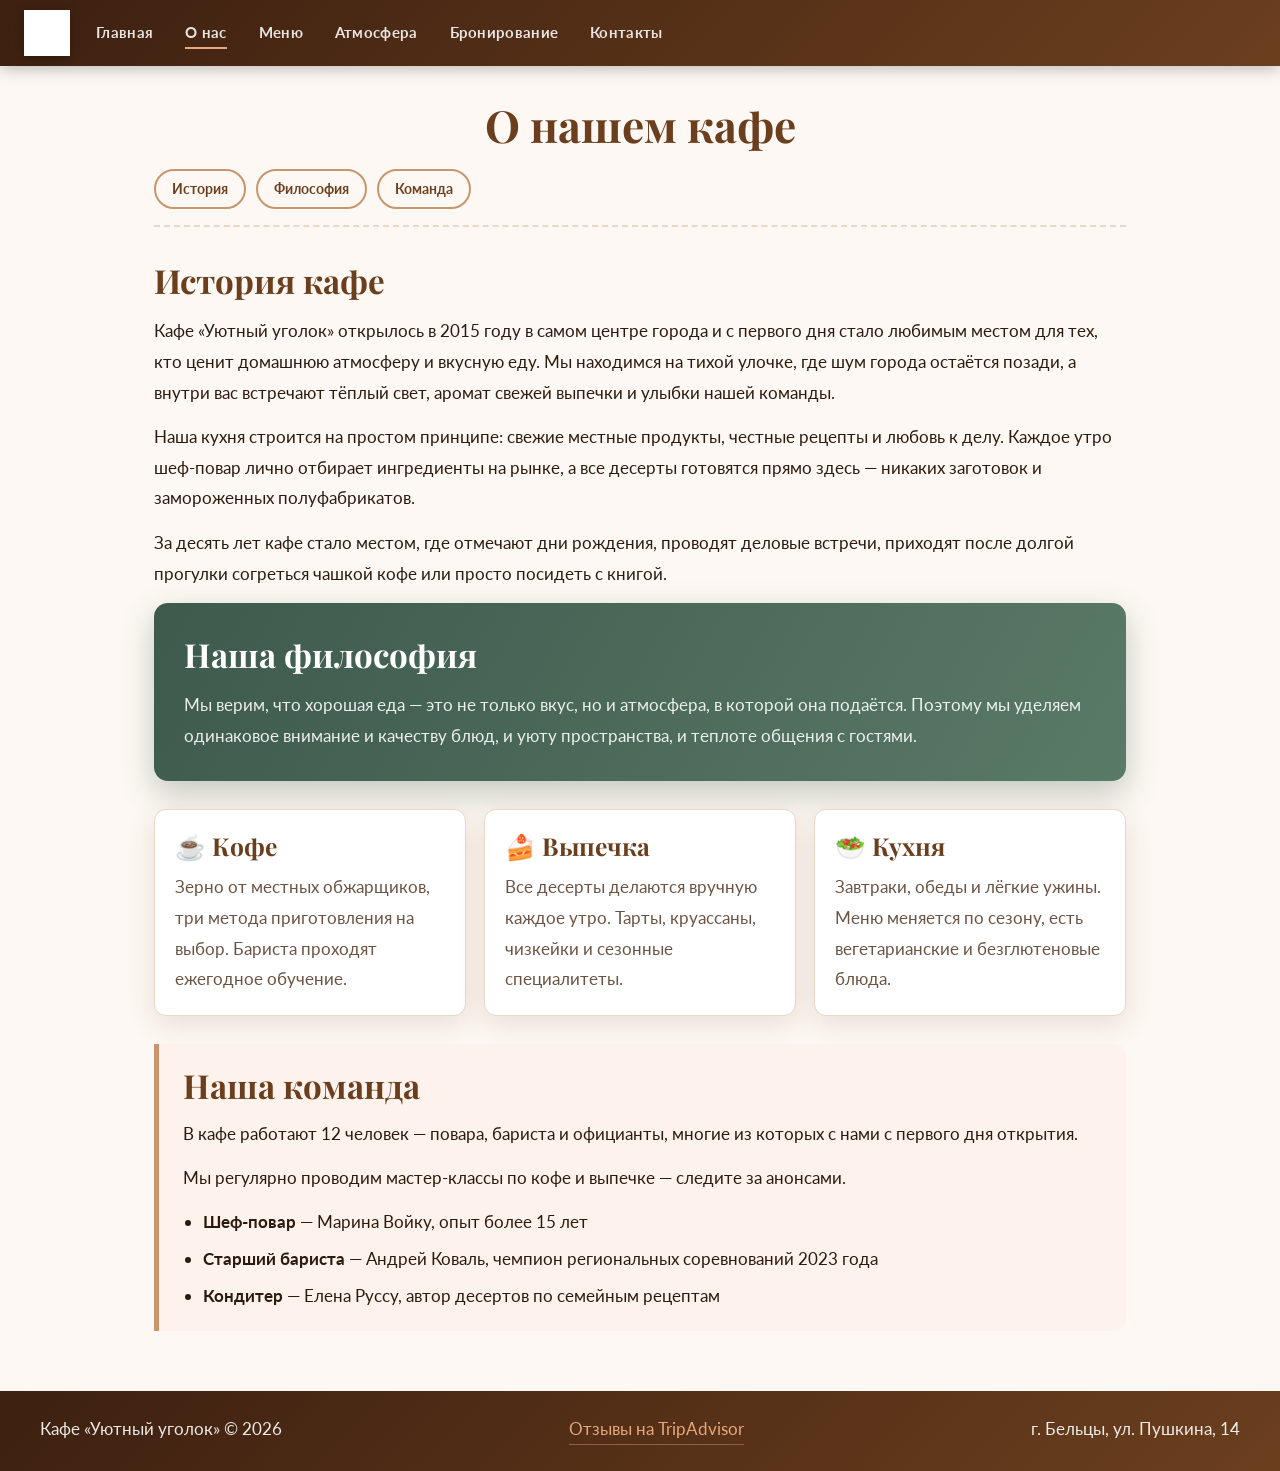
<file: pages/about.html>
<!DOCTYPE html>
<!-- Страница «О нас» -->
<html lang="ru">
<head>
    <meta charset="UTF-8">
    <meta name="viewport" content="width=device-width, initial-scale=1.0">
    <meta name="description" content="О кафе «Уютный уголок» — история, команда, философия">
    <meta name="author" content="Кафе Уютный уголок">

    <link rel="stylesheet" href="../css/style.css">
    <link rel="stylesheet" href="https://cdnjs.cloudflare.com/ajax/libs/font-awesome/6.1.1/css/all.min.css"/>
    <link rel="icon" href="../images/icon.png">

    <title>Кафе «Уютный уголок» — О нас</title>
</head>
<body>

    <header>
        <img class="logo" src="../images/icon.png" alt="Логотип кафе">
        <nav id="main-nav">
            <a href="../index.html">Главная</a>
            <a href="../pages/about.html">О нас</a>
            <a href="../pages/menu.html">Меню</a>
            <a href="../pages/atmosfera.html">Атмосфера</a>
            <a href="../pages/rezerv.html">Бронирование</a>
            <a href="../pages/contacte.html">Контакты</a>
        </nav>
        <i id="hamburger" onclick="mobileMenu()" class="fa-solid fa-bars"></i>
    </header>

    <main>
        <section>
            <h1 class="centered">О нашем кафе</h1>

            <!-- Якорные ссылки -->
            <nav class="anchor-nav" aria-label="Разделы страницы">
                <a href="#history">История</a>
                <a href="#philosophy">Философия</a>
                <a href="#team">Команда</a>
            </nav>

            <article id="history">
                <h2>История кафе</h2>
                <p>
                    Кафе «Уютный уголок» открылось в 2015 году в самом центре города и с первого дня стало любимым местом для тех, кто ценит домашнюю атмосферу и вкусную еду. Мы находимся на тихой улочке, где шум города остаётся позади, а внутри вас встречают тёплый свет, аромат свежей выпечки и улыбки нашей команды.
                </p>
                <p>
                    Наша кухня строится на простом принципе: свежие местные продукты, честные рецепты и любовь к делу. Каждое утро шеф-повар лично отбирает ингредиенты на рынке, а все десерты готовятся прямо здесь — никаких заготовок и замороженных полуфабрикатов.
                </p>
                <p>
                    За десять лет кафе стало местом, где отмечают дни рождения, проводят деловые встречи, приходят после долгой прогулки согреться чашкой кофе или просто посидеть с книгой.
                </p>
            </article>

            <article id="philosophy">
                <div class="more-info-hero">
                    <h2>Наша философия</h2>
                    <p>Мы верим, что хорошая еда — это не только вкус, но и атмосфера, в которой она подаётся. Поэтому мы уделяем одинаковое внимание и качеству блюд, и уюту пространства, и теплоте общения с гостями.</p>
                </div>

                <div class="info-grid">
                    <div class="info-card">
                        <h3>☕ Кофе</h3>
                        <p>Зерно от местных обжарщиков, три метода приготовления на выбор. Бариста проходят ежегодное обучение.</p>
                    </div>
                    <div class="info-card">
                        <h3>🍰 Выпечка</h3>
                        <p>Все десерты делаются вручную каждое утро. Тарты, круассаны, чизкейки и сезонные специалитеты.</p>
                    </div>
                    <div class="info-card">
                        <h3>🥗 Кухня</h3>
                        <p>Завтраки, обеды и лёгкие ужины. Меню меняется по сезону, есть вегетарианские и безглютеновые блюда.</p>
                    </div>
                </div>
            </article>

            <article id="team">
                <div class="info-block">
                    <h2>Наша команда</h2>
                    <p>В кафе работают 12 человек — повара, бариста и официанты, многие из которых с нами с первого дня открытия.</p>
                    <p>Мы регулярно проводим мастер-классы по кофе и выпечке — следите за анонсами.</p>
                    <ul class="info-list">
                        <li><strong>Шеф-повар</strong> — Марина Войку, опыт более 15 лет</li>
                        <li><strong>Старший бариста</strong> — Андрей Коваль, чемпион региональных соревнований 2023 года</li>
                        <li><strong>Кондитер</strong> — Елена Руссу, автор десертов по семейным рецептам</li>
                    </ul>
                </div>
            </article>

        </section>
    </main>

    <footer>
        <div class="footer-inner">
            <span>Кафе «Уютный уголок» © 2026</span>
            <a href="https://tripadvisor.com" target="_blank" rel="noopener">Отзывы на TripAdvisor</a>
            <span>г. Бельцы, ул. Пушкина, 14</span>
        </div>
    </footer>

    <script src="../js/script.js"></script>
</body>
</html>
</file>
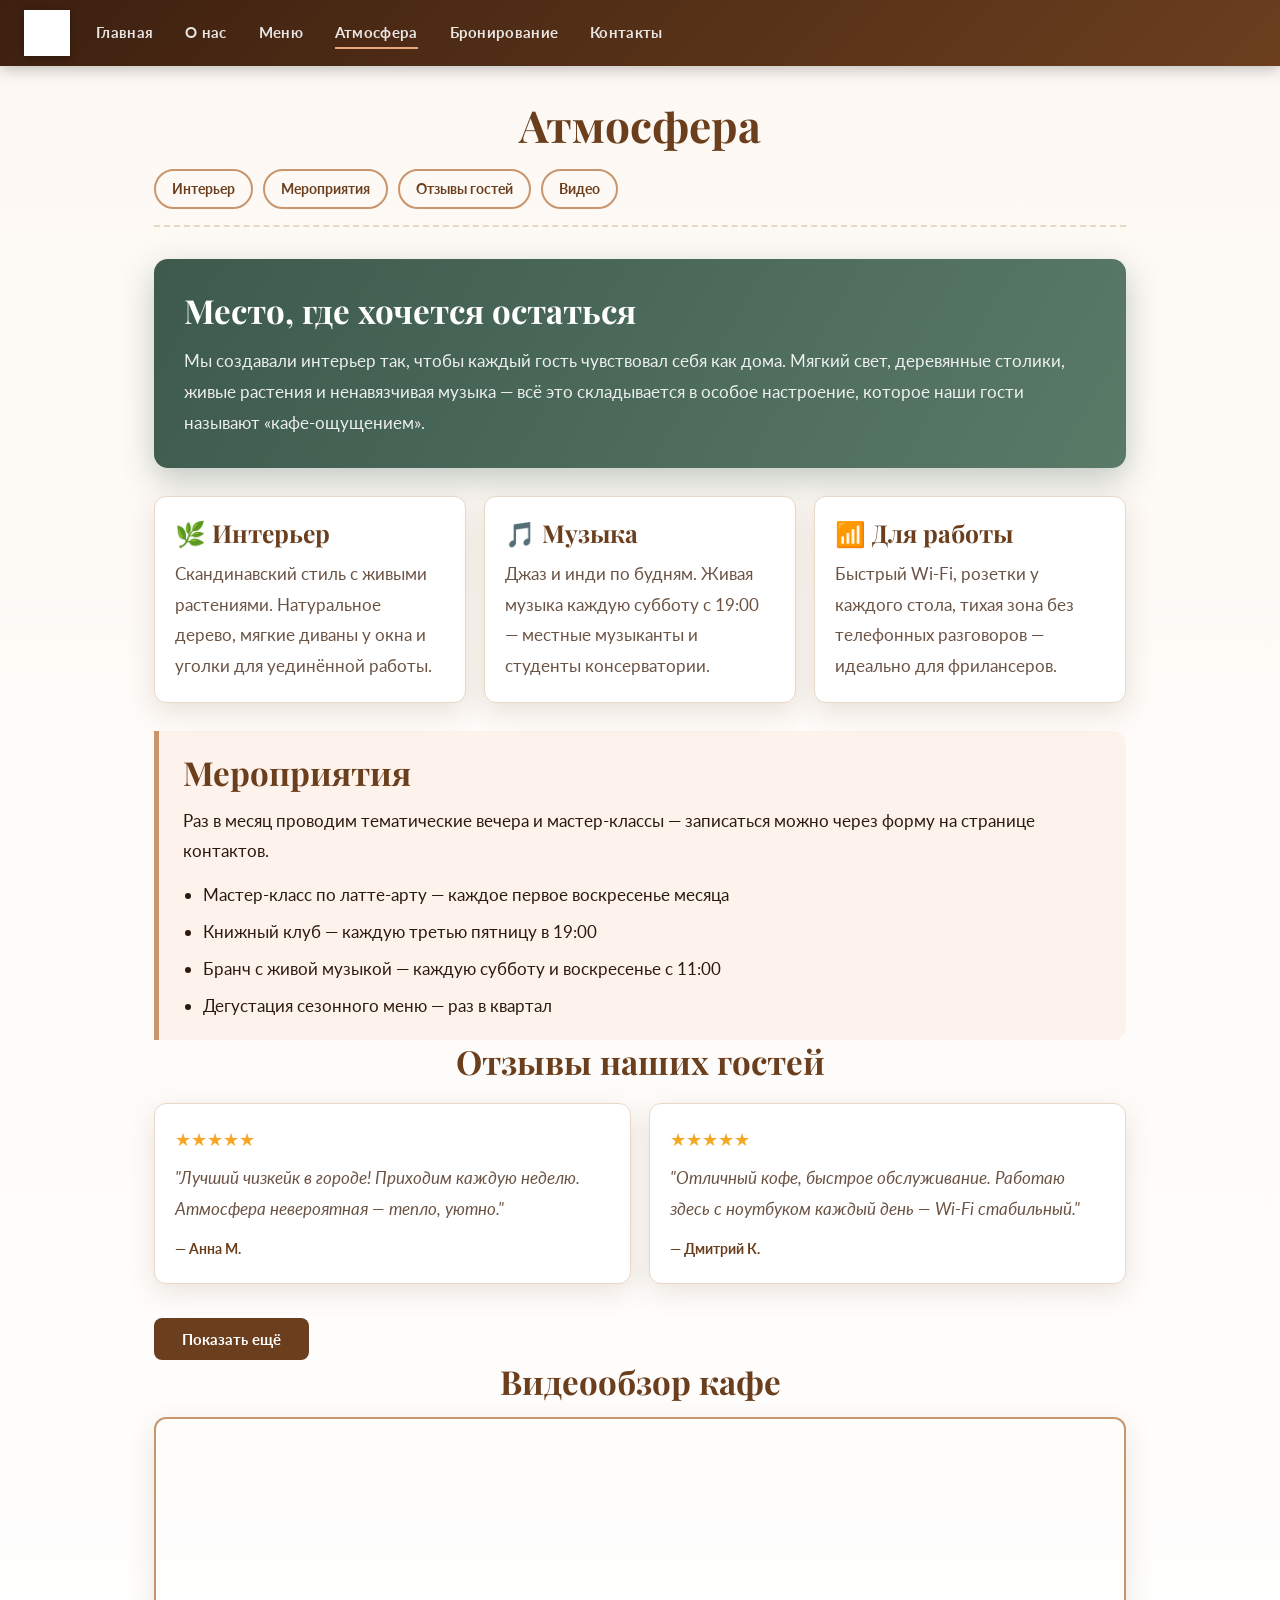
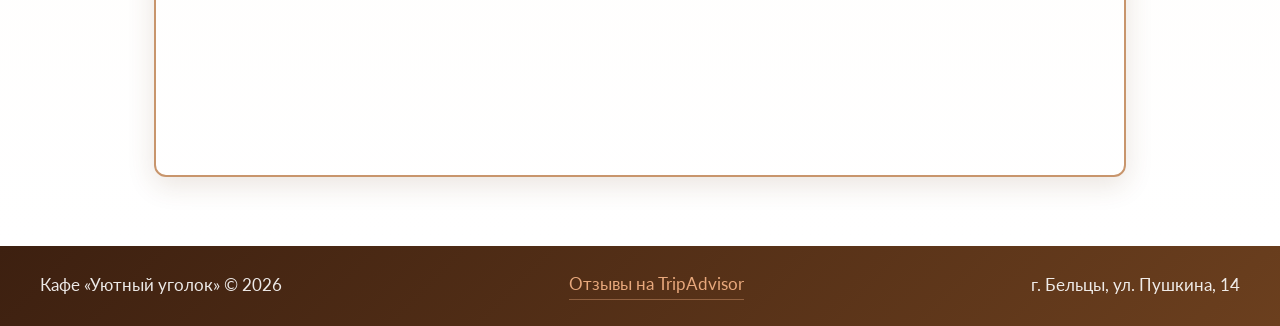
<file: pages/atmosfera.html>
<!DOCTYPE html>
<!-- Страница «Атмосфера» -->
<html lang="ru">
<head>
    <meta charset="UTF-8">
    <meta name="viewport" content="width=device-width, initial-scale=1.0">
    <meta name="description" content="Атмосфера кафе «Уютный уголок» — интерьер, музыка, мероприятия">
    <meta name="author" content="Кафе Уютный уголок">

    <link rel="stylesheet" href="../css/style.css">
    <link rel="stylesheet" href="https://cdnjs.cloudflare.com/ajax/libs/font-awesome/6.1.1/css/all.min.css"/>
    <link rel="icon" href="../images/icon.png">

    <title>Кафе «Уютный уголок» — Атмосфера</title>
</head>
<body>

    <header>
        <img class="logo" src="../images/icon.png" alt="Логотип кафе">
        <nav id="main-nav">
            <a href="../index.html">Главная</a>
            <a href="../pages/about.html">О нас</a>
            <a href="../pages/menu.html">Меню</a>
            <a href="../pages/atmosfera.html">Атмосфера</a>
            <a href="../pages/rezerv.html">Бронирование</a>
            <a href="../pages/contacte.html">Контакты</a>
        </nav>
        <i id="hamburger" onclick="mobileMenu()" class="fa-solid fa-bars"></i>
    </header>

    <main>
        <section class="more-info">
            <h1 class="centered">Атмосфера</h1>

            <!-- Якорная навигация -->
            <nav class="anchor-nav" aria-label="Разделы страницы">
                <a href="#interior">Интерьер</a>
                <a href="#events">Мероприятия</a>
                <a href="#reviews">Отзывы гостей</a>
                <a href="#video-atm">Видео</a>
            </nav>

            <div id="interior">
                <div class="more-info-hero">
                    <h2>Место, где хочется остаться</h2>
                    <p>Мы создавали интерьер так, чтобы каждый гость чувствовал себя как дома. Мягкий свет, деревянные столики, живые растения и ненавязчивая музыка — всё это складывается в особое настроение, которое наши гости называют «кафе-ощущением».</p>
                </div>

                <div class="info-grid">
                    <div class="info-card">
                        <h3>🌿 Интерьер</h3>
                        <p>Скандинавский стиль с живыми растениями. Натуральное дерево, мягкие диваны у окна и уголки для уединённой работы.</p>
                    </div>
                    <div class="info-card">
                        <h3>🎵 Музыка</h3>
                        <p>Джаз и инди по будням. Живая музыка каждую субботу с 19:00 — местные музыканты и студенты консерватории.</p>
                    </div>
                    <div class="info-card">
                        <h3>📶 Для работы</h3>
                        <p>Быстрый Wi-Fi, розетки у каждого стола, тихая зона без телефонных разговоров — идеально для фрилансеров.</p>
                    </div>
                </div>
            </div>

            <article id="events" class="info-block">
                <h2>Мероприятия</h2>
                <p>Раз в месяц проводим тематические вечера и мастер-классы — записаться можно через форму на странице контактов.</p>
                <ul class="info-list">
                    <li>Мастер-класс по латте-арту — каждое первое воскресенье месяца</li>
                    <li>Книжный клуб — каждую третью пятницу в 19:00</li>
                    <li>Бранч с живой музыкой — каждую субботу и воскресенье с 11:00</li>
                    <li>Дегустация сезонного меню — раз в квартал</li>
                </ul>
            </article>

            <!-- Динамические отзывы гостей -->
            <article id="reviews">
                <h2 class="centered">Отзывы наших гостей</h2>
                <div id="reviews-container"></div>
                <button class="btn-main" onclick="loadMoreReviews()" id="load-more-btn">Показать ещё</button>
            </article>

            <article id="video-atm">
                <h2 class="centered">Видеообзор кафе</h2>
                <iframe class="vframe"
                    src="https://www.youtube.com/embed/dQw4w9WgXcQ"
                    title="Видеообзор кафе Уютный уголок"
                    frameborder="0"
                    allow="accelerometer; autoplay; clipboard-write; encrypted-media; gyroscope; picture-in-picture; web-share"
                    referrerpolicy="strict-origin-when-cross-origin" allowfullscreen></iframe>
            </article>

        </section>
    </main>

    <footer>
        <div class="footer-inner">
            <span>Кафе «Уютный уголок» © 2026</span>
            <a href="https://tripadvisor.com" target="_blank" rel="noopener">Отзывы на TripAdvisor</a>
            <span>г. Бельцы, ул. Пушкина, 14</span>
        </div>
    </footer>

    <script src="../js/script.js"></script>
</body>
</html>
</file>
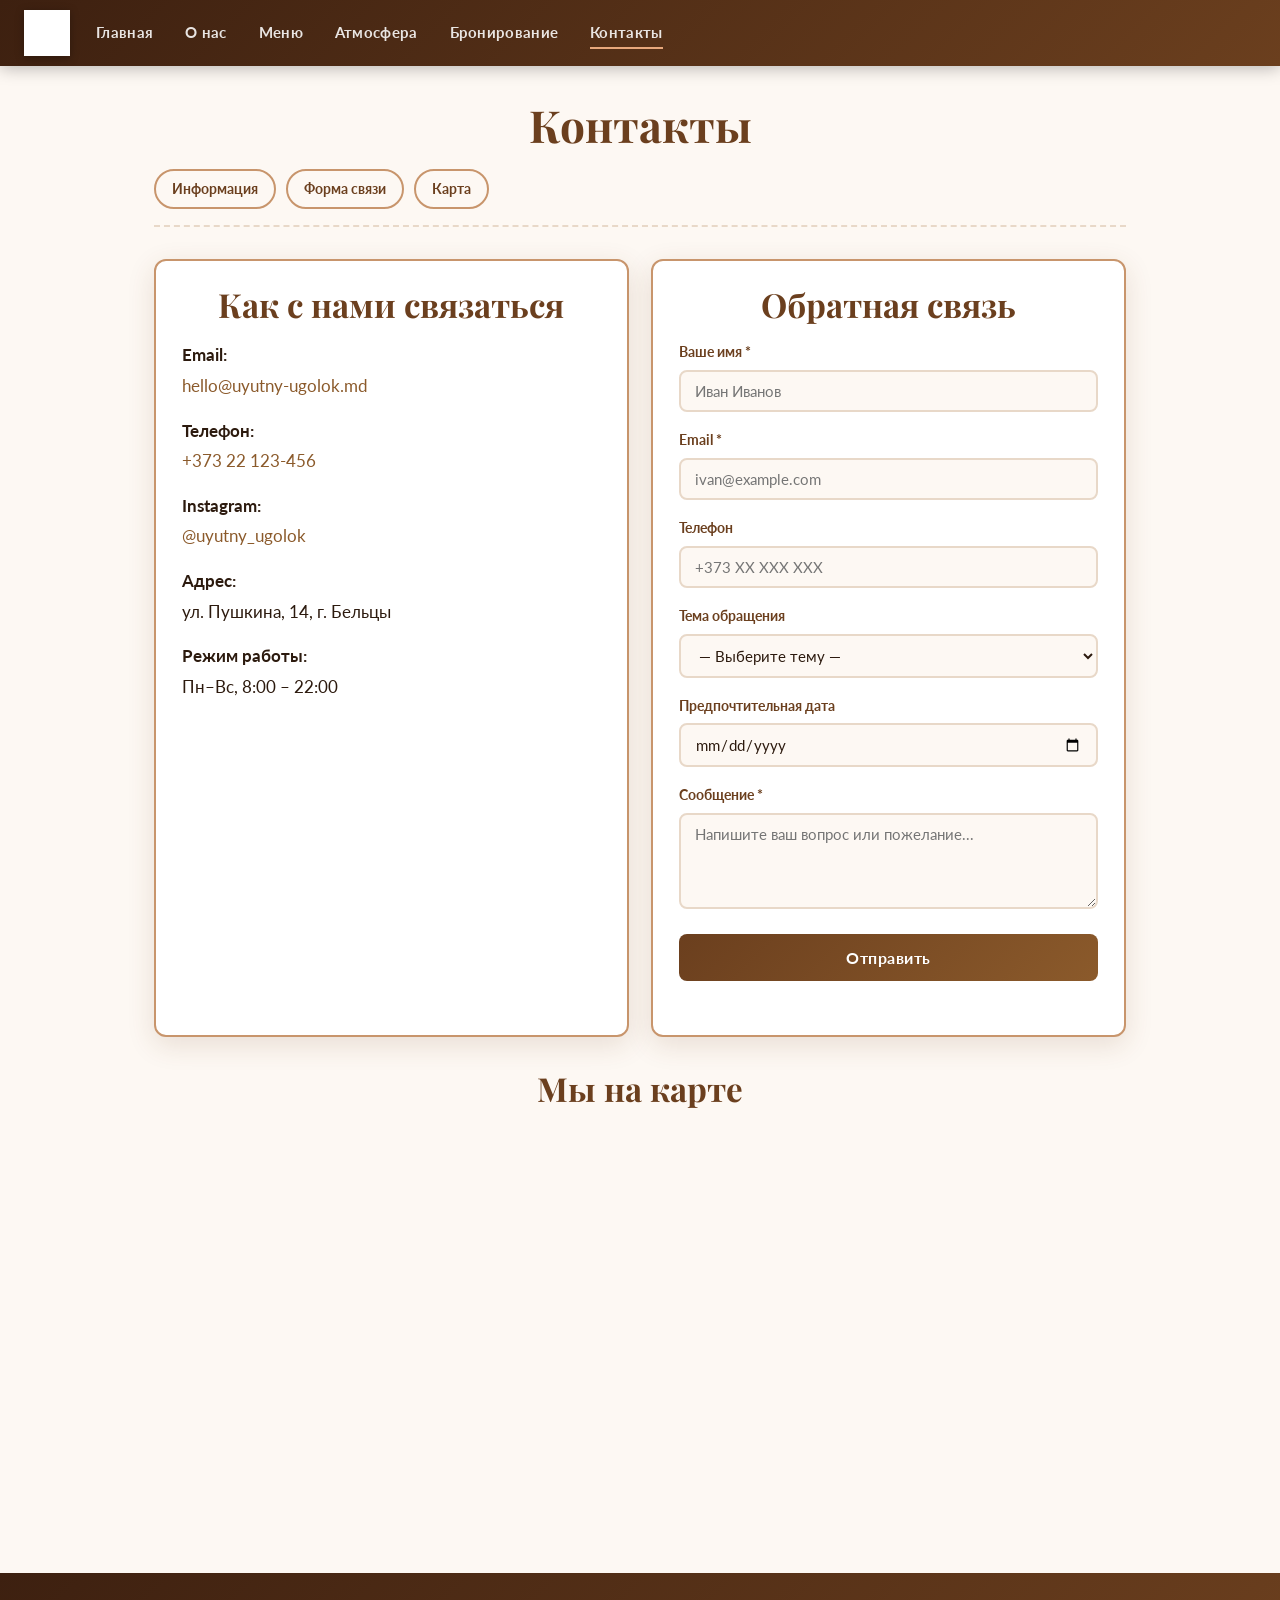
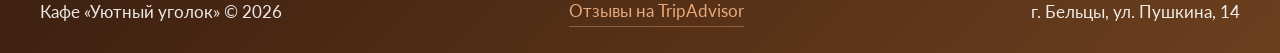
<file: pages/contacte.html>
<!DOCTYPE html>
<!-- Страница контактов — форма с 4+ полями ввода -->
<html lang="ru">
<head>
    <meta charset="UTF-8">
    <meta name="viewport" content="width=device-width, initial-scale=1.0">
    <meta name="description" content="Контакты кафе «Уютный уголок» — адрес, телефон, форма обратной связи">
    <meta name="author" content="Кафе Уютный уголок">

    <link rel="stylesheet" href="../css/style.css">
    <link rel="stylesheet" href="https://cdnjs.cloudflare.com/ajax/libs/font-awesome/6.1.1/css/all.min.css"/>
    <link rel="icon" href="../images/icon.png">

    <title>Кафе «Уютный уголок» — Контакты</title>
</head>
<body>

    <header>
        <img class="logo" src="../images/icon.png" alt="Логотип кафе">
        <nav id="main-nav">
            <a href="../index.html">Главная</a>
            <a href="../pages/about.html">О нас</a>
            <a href="../pages/menu.html">Меню</a>
            <a href="../pages/atmosfera.html">Атмосфера</a>
            <a href="../pages/rezerv.html">Бронирование</a>
            <a href="../pages/contacte.html">Контакты</a>
        </nav>
        <i id="hamburger" onclick="mobileMenu()" class="fa-solid fa-bars"></i>
    </header>

    <main>
        <section>
            <h1 class="centered">Контакты</h1>

            <!-- Якорная навигация -->
            <nav class="anchor-nav" aria-label="Разделы страницы">
                <a href="#info">Информация</a>
                <a href="#feedback">Форма связи</a>
                <a href="#map">Карта</a>
            </nav>

            <div class="row">
                <!-- Контактная информация -->
                <div class="col-50" id="info">
                    <div class="contacte">
                        <h2 class="centered">Как с нами связаться</h2>

                        <p><strong>Email:</strong><br>
                        <a href="mailto:hello@uyutny-ugolok.md">hello@uyutny-ugolok.md</a></p>

                        <p><strong>Телефон:</strong><br>
                        <a href="tel:+37322123456">+373 22 123-456</a></p>

                        <p><strong>Instagram:</strong><br>
                        <!-- Внешняя ссылка -->
                        <a href="https://instagram.com" target="_blank" rel="noopener">@uyutny_ugolok</a></p>

                        <p><strong>Адрес:</strong><br>
                        ул. Пушкина, 14, г. Бельцы</p>

                        <p><strong>Режим работы:</strong><br>
                        Пн–Вс, 8:00 – 22:00</p>
                    </div>
                </div>

                <!-- Форма с 4+ разными полями ввода -->
                <div class="col-50" id="feedback">
                    <div class="cform">
                        <h2 class="centered">Обратная связь</h2>

                        <div class="form-group">
                            <label for="fname">Ваше имя *</label>
                            <!-- Поле 1: text -->
                            <input type="text" id="fname" name="name" placeholder="Иван Иванов" required>
                        </div>

                        <div class="form-group">
                            <label for="femail">Email *</label>
                            <!-- Поле 2: email -->
                            <input type="email" id="femail" name="email" placeholder="ivan@example.com" required>
                        </div>

                        <div class="form-group">
                            <label for="fphone">Телефон</label>
                            <!-- Поле 3: tel -->
                            <input type="tel" id="fphone" name="phone" placeholder="+373 XX XXX XXX">
                        </div>

                        <div class="form-group">
                            <label for="ftype">Тема обращения</label>
                            <!-- Поле 4: select -->
                            <select id="ftype" name="type">
                                <option value="">— Выберите тему —</option>
                                <option value="reservation">Бронирование стола</option>
                                <option value="order">Заказ торта</option>
                                <option value="event">Мероприятие</option>
                                <option value="feedback">Отзыв</option>
                                <option value="other">Другое</option>
                            </select>
                        </div>

                        <div class="form-group">
                            <label for="fdate">Предпочтительная дата</label>
                            <!-- Поле 5: date -->
                            <input type="date" id="fdate" name="date">
                        </div>

                        <div class="form-group">
                            <label for="fmessage">Сообщение *</label>
                            <!-- Поле 6: textarea -->
                            <textarea id="fmessage" name="message" rows="4" placeholder="Напишите ваш вопрос или пожелание..." required></textarea>
                        </div>

                        <button type="button" class="btn-submit" onclick="submitForm()">Отправить</button>
                        <div id="form-msg" class="form-feedback" aria-live="polite"></div>
                    </div>
                </div>
            </div>

            <!-- Карта -->
            <div id="map" style="margin-top:30px;">
                <h2 class="centered">Мы на карте</h2>
                <iframe class="harta"
                    src="https://www.google.com/maps/embed?pb=!1m18!1m12!1m3!1d42907.97107232485!2d27.860093747606285!3d47.76693839751698!2m3!1f0!2f0!3f0!3m2!1i1024!2i768!4f13.1!3m3!1m2!1s0x40cb673a731f2613%3A0x75ffb7a54ede02d9!2z0JHQtdC70YzRhtGLLCDQnNC-0LvQtNC-0LLQsA!5e0!3m2!1sru!2s!4v1774688675212!5m2!1sru!2s"
                    title="Карта расположения кафе"
                    style="border:0;" allowfullscreen="" loading="lazy"
                    referrerpolicy="no-referrer-when-downgrade"></iframe>
            </div>

        </section>
    </main>

    <footer>
        <div class="footer-inner">
            <span>Кафе «Уютный уголок» © 2026</span>
            <a href="https://tripadvisor.com" target="_blank" rel="noopener">Отзывы на TripAdvisor</a>
            <span>г. Бельцы, ул. Пушкина, 14</span>
        </div>
    </footer>

    <script src="../js/script.js"></script>
</body>
</html>
</file>
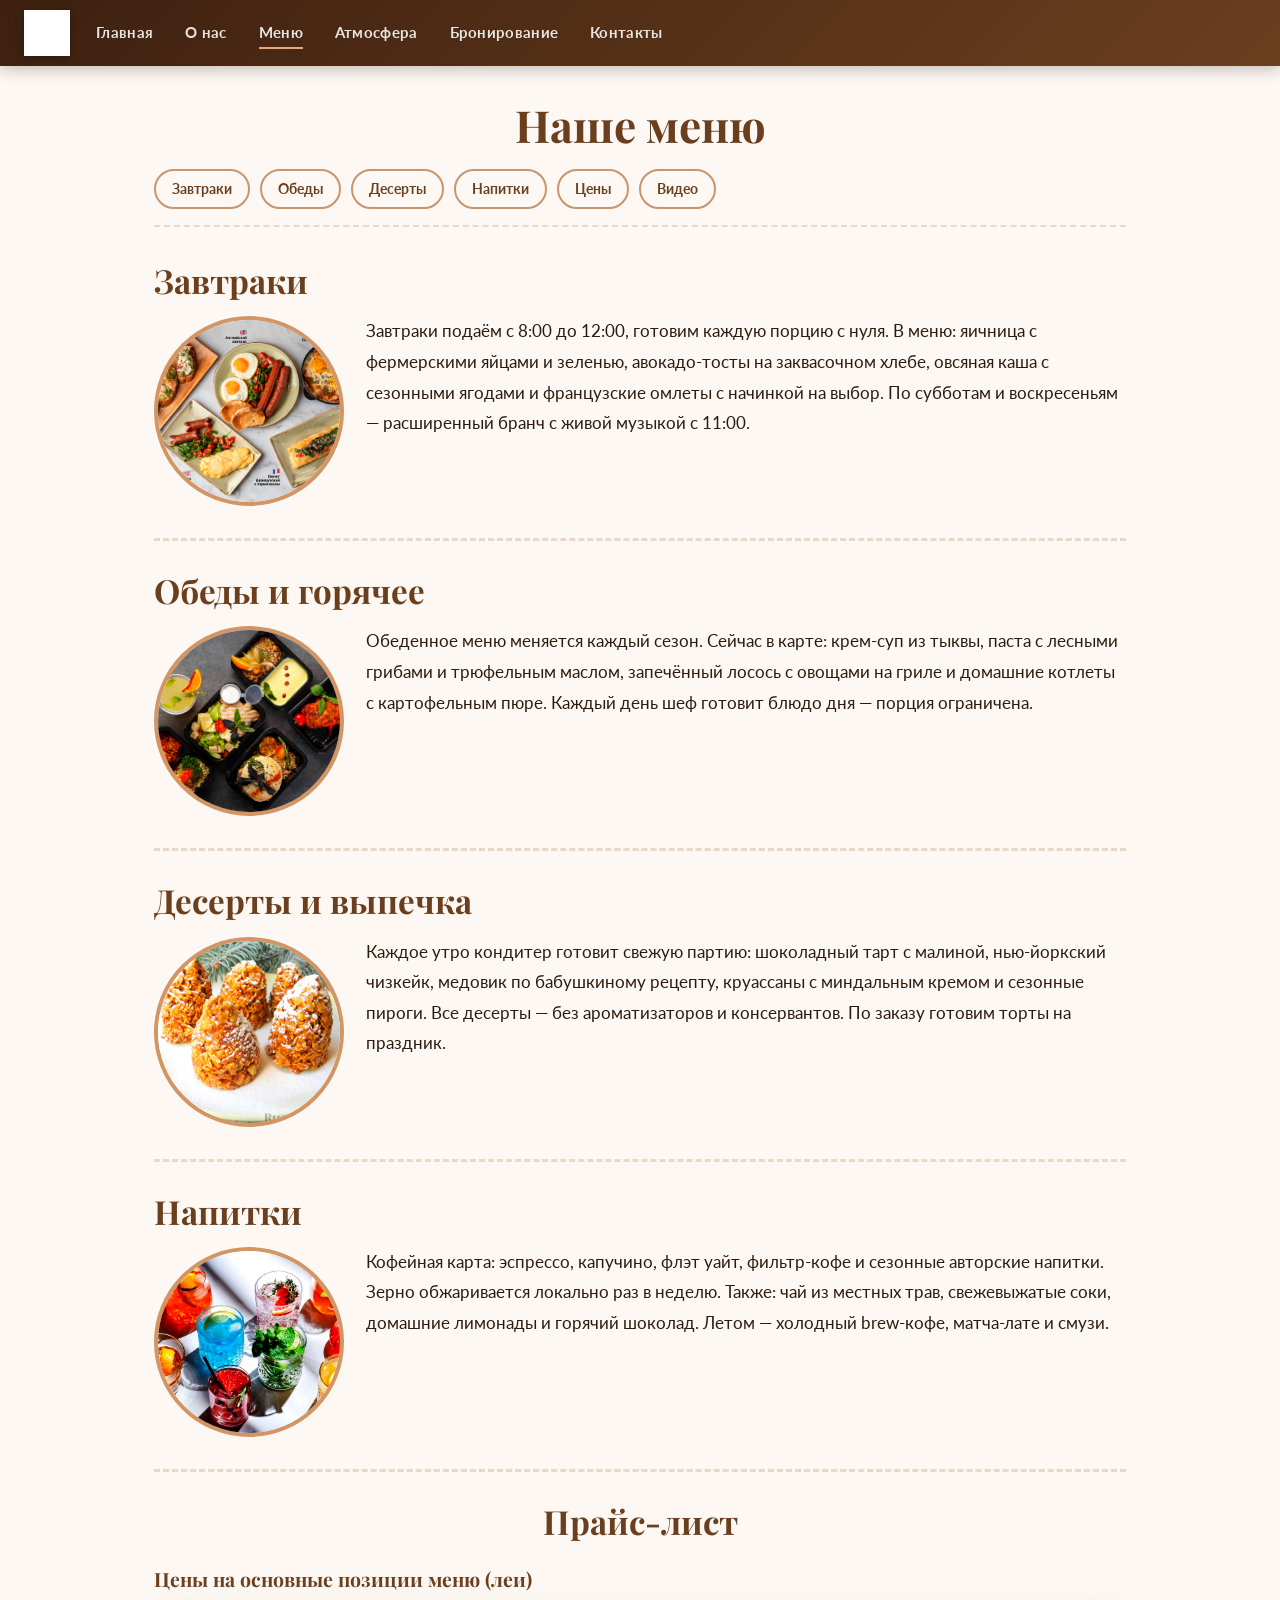
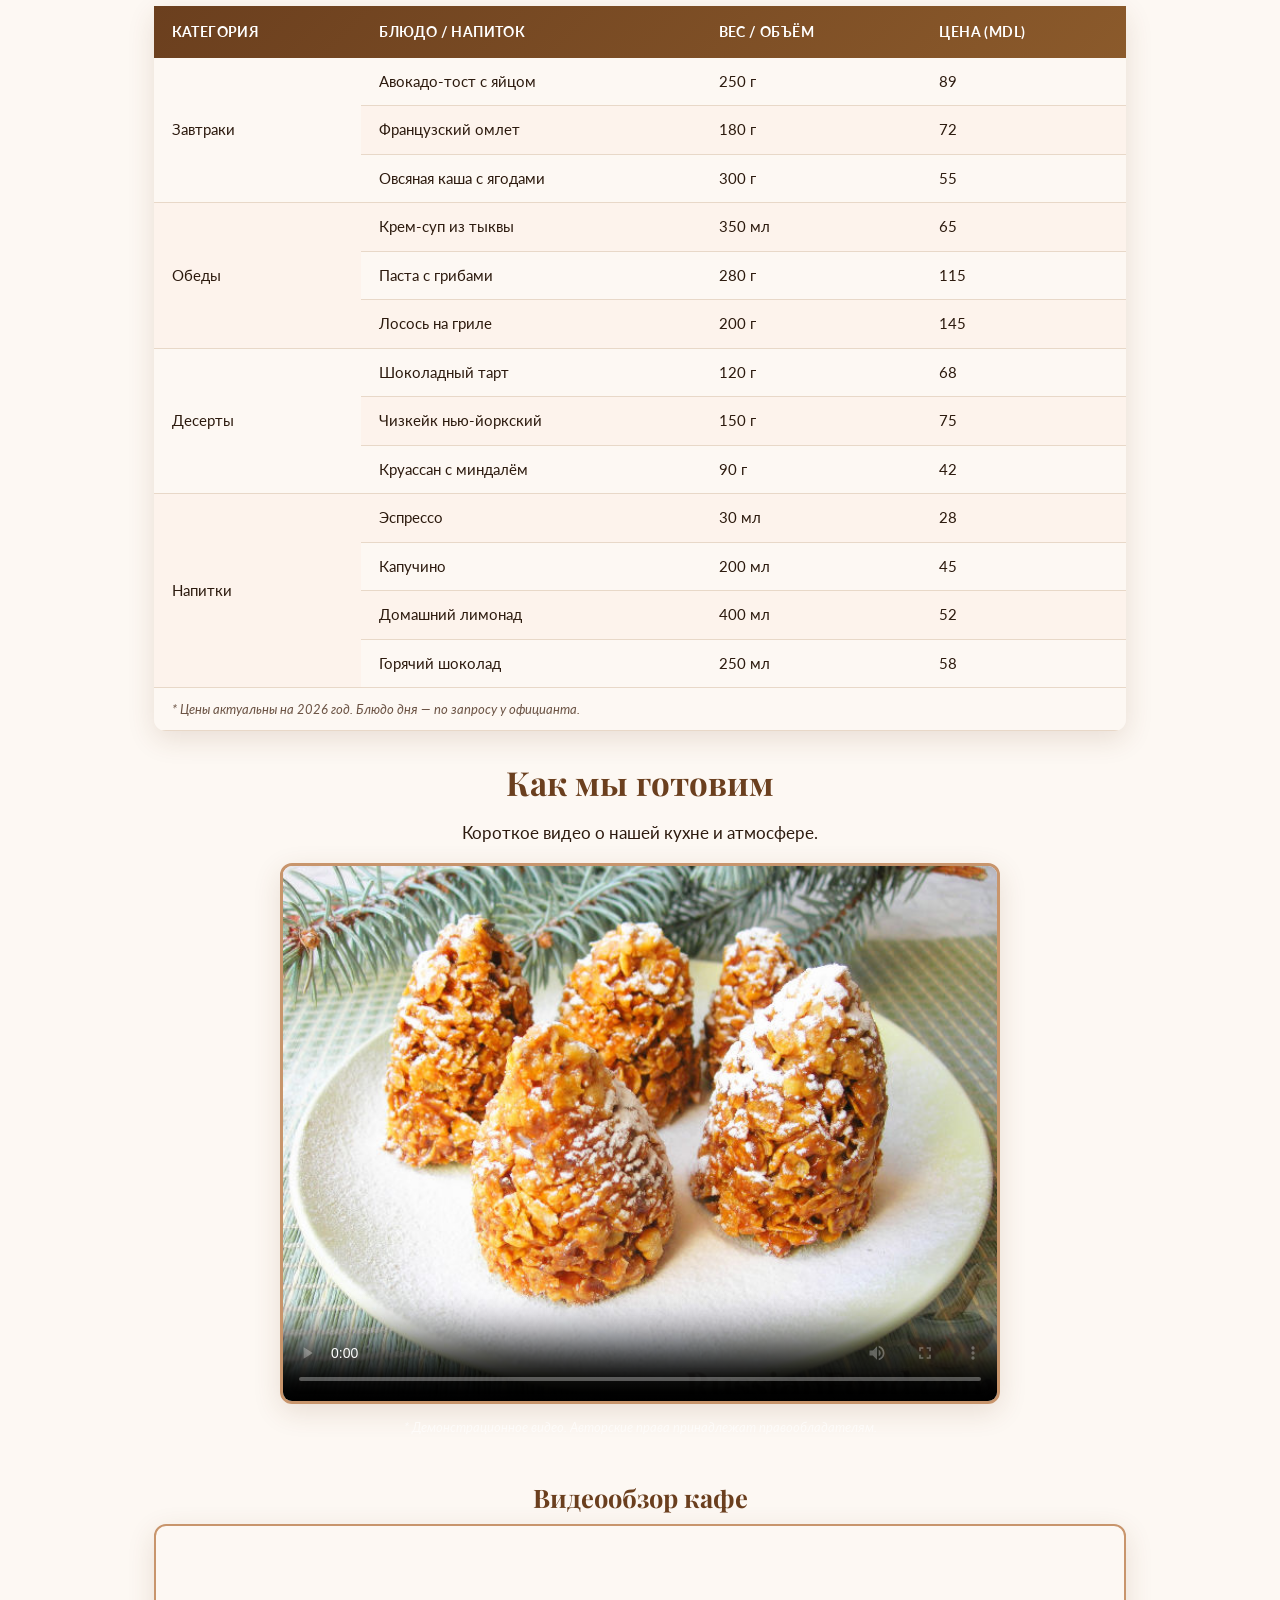
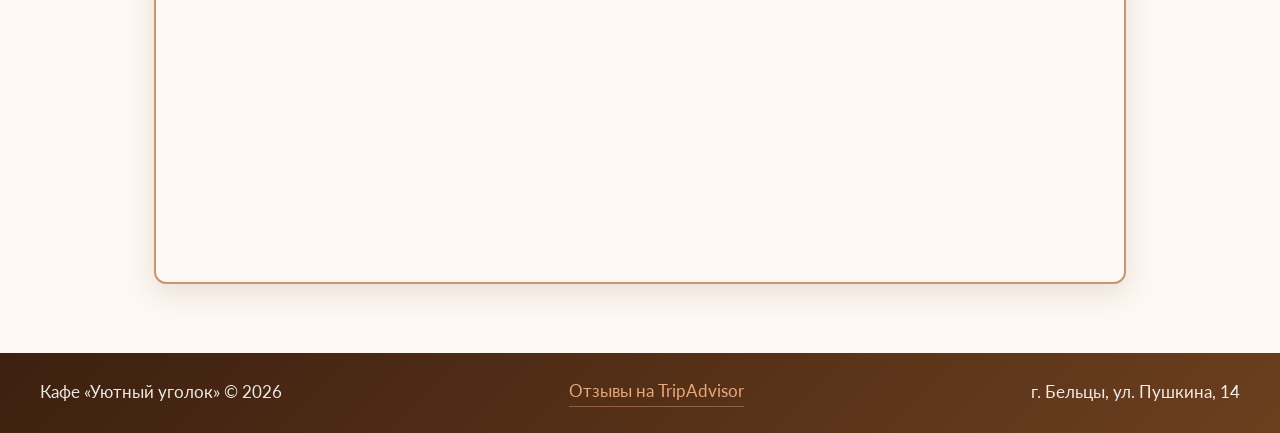
<file: pages/menu.html>
<!DOCTYPE html>
<!-- Страница меню кафе — содержит таблицу цен и видео -->
<html lang="ru">
<head>
    <meta charset="UTF-8">
    <meta name="viewport" content="width=device-width, initial-scale=1.0">
    <meta name="description" content="Меню кафе «Уютный уголок» — завтраки, обеды, десерты, напитки">
    <meta name="author" content="Кафе Уютный уголок">

    <link rel="stylesheet" href="../css/style.css">
    <link rel="stylesheet" href="https://cdnjs.cloudflare.com/ajax/libs/font-awesome/6.1.1/css/all.min.css"/>
    <link rel="icon" href="../images/icon.png">

    <title>Кафе «Уютный уголок» — Меню</title>
</head>
<body>

    <!-- Шапка -->
    <header>
        <img class="logo" src="../images/icon.png" alt="Логотип кафе">
        <nav id="main-nav">
            <a href="../index.html">Главная</a>
            <a href="../pages/about.html">О нас</a>
            <a href="../pages/menu.html">Меню</a>
            <a href="../pages/atmosfera.html">Атмосфера</a>
            <a href="../pages/rezerv.html">Бронирование</a>
            <a href="../pages/contacte.html">Контакты</a>
        </nav>
        <i id="hamburger" onclick="mobileMenu()" class="fa-solid fa-bars"></i>
    </header>

    <main>
        <section>
            <h1 class="centered">Наше меню</h1>

            <!-- Якорная навигация по разделам меню -->
            <nav class="anchor-nav" aria-label="Разделы меню">
                <a href="#zavtrak">Завтраки</a>
                <a href="#obed">Обеды</a>
                <a href="#desert">Десерты</a>
                <a href="#napitki">Напитки</a>
                <a href="#prices">Цены</a>
                <a href="#video-menu">Видео</a>
            </nav>

            <!-- Завтраки -->
            <article class="loc" id="zavtrak">
                <h2>Завтраки</h2>
                <img src="../images/zavtrak.jpg" alt="Завтраки в кафе Уютный уголок — яйца, тосты, каши">
                <p>
                    Завтраки подаём с 8:00 до 12:00, готовим каждую порцию с нуля. В меню: яичница с фермерскими яйцами и зеленью, авокадо-тосты на заквасочном хлебе, овсяная каша с сезонными ягодами и французские омлеты с начинкой на выбор. По субботам и воскресеньям — расширенный бранч с живой музыкой с 11:00.
                </p>
            </article>

            <!-- Обеды -->
            <article class="loc" id="obed">
                <h2>Обеды и горячее</h2>
                <img src="../images/obed.jpg" alt="Обеденные блюда в кафе — суп, паста, рыба">
                <p>
                    Обеденное меню меняется каждый сезон. Сейчас в карте: крем-суп из тыквы, паста с лесными грибами и трюфельным маслом, запечённый лосось с овощами на гриле и домашние котлеты с картофельным пюре. Каждый день шеф готовит блюдо дня — порция ограничена.
                </p>
            </article>

            <!-- Десерты -->
            <article class="loc" id="desert">
                <h2>Десерты и выпечка</h2>
                <img src="../images/desert.jpg" alt="Десерты кафе — тарт, чизкейк, медовик, круассаны">
                <p>
                    Каждое утро кондитер готовит свежую партию: шоколадный тарт с малиной, нью-йоркский чизкейк, медовик по бабушкиному рецепту, круассаны с миндальным кремом и сезонные пироги. Все десерты — без ароматизаторов и консервантов. По заказу готовим торты на праздник.
                </p>
            </article>

            <!-- Напитки -->
            <article class="loc" id="napitki">
                <h2>Напитки</h2>
                <img src="../images/napitki.jpg" alt="Напитки кафе — кофе, лимонад, соки">
                <p>
                    Кофейная карта: эспрессо, капучино, флэт уайт, фильтр-кофе и сезонные авторские напитки. Зерно обжаривается локально раз в неделю. Также: чай из местных трав, свежевыжатые соки, домашние лимонады и горячий шоколад. Летом — холодный brew-кофе, матча-лате и смузи.
                </p>
            </article>

            <!-- Таблица цен (требование критериев) -->
            <article id="prices">
                <h2 class="centered">Прайс-лист</h2>
                <table class="price-table">
                    <caption>Цены на основные позиции меню (леи)</caption>
                    <thead>
                        <tr>
                            <th scope="col">Категория</th>
                            <th scope="col">Блюдо / напиток</th>
                            <th scope="col">Вес / объём</th>
                            <th scope="col">Цена (MDL)</th>
                        </tr>
                    </thead>
                    <tbody>
                        <tr>
                            <td rowspan="3">Завтраки</td>
                            <td>Авокадо-тост с яйцом</td>
                            <td>250 г</td>
                            <td>89</td>
                        </tr>
                        <tr>
                            <td>Французский омлет</td>
                            <td>180 г</td>
                            <td>72</td>
                        </tr>
                        <tr>
                            <td>Овсяная каша с ягодами</td>
                            <td>300 г</td>
                            <td>55</td>
                        </tr>
                        <tr>
                            <td rowspan="3">Обеды</td>
                            <td>Крем-суп из тыквы</td>
                            <td>350 мл</td>
                            <td>65</td>
                        </tr>
                        <tr>
                            <td>Паста с грибами</td>
                            <td>280 г</td>
                            <td>115</td>
                        </tr>
                        <tr>
                            <td>Лосось на гриле</td>
                            <td>200 г</td>
                            <td>145</td>
                        </tr>
                        <tr>
                            <td rowspan="3">Десерты</td>
                            <td>Шоколадный тарт</td>
                            <td>120 г</td>
                            <td>68</td>
                        </tr>
                        <tr>
                            <td>Чизкейк нью-йоркский</td>
                            <td>150 г</td>
                            <td>75</td>
                        </tr>
                        <tr>
                            <td>Круассан с миндалём</td>
                            <td>90 г</td>
                            <td>42</td>
                        </tr>
                        <tr>
                            <td rowspan="4">Напитки</td>
                            <td>Эспрессо</td>
                            <td>30 мл</td>
                            <td>28</td>
                        </tr>
                        <tr>
                            <td>Капучино</td>
                            <td>200 мл</td>
                            <td>45</td>
                        </tr>
                        <tr>
                            <td>Домашний лимонад</td>
                            <td>400 мл</td>
                            <td>52</td>
                        </tr>
                        <tr>
                            <td>Горячий шоколад</td>
                            <td>250 мл</td>
                            <td>58</td>
                        </tr>
                    </tbody>
                    <tfoot>
                        <tr>
                            <td colspan="4">* Цены актуальны на 2026 год. Блюдо дня — по запросу у официанта.</td>
                        </tr>
                    </tfoot>
                </table>
            </article>

            <!-- Видео (элемент video согласно требованиям) -->
            <article id="video-menu" class="video-block">
                <h2 class="centered">Как мы готовим</h2>
                <p class="centered">Короткое видео о нашей кухне и атмосфере.</p>
                <div class="video-wrap">
                    <!-- Нативный элемент video -->
                    <video controls poster="../images/desert.jpg" class="cafe-video">
                        <source src="https://www.w3schools.com/html/mov_bbb.mp4" type="video/mp4">
                        Ваш браузер не поддерживает элемент video. <a href="https://www.w3schools.com/html/mov_bbb.mp4">Скачать видео</a>
                    </video>
                    <p class="note"><em>* Демонстрационное видео. Авторские права принадлежат правообладателям.</em></p>
                </div>

                <!-- Дополнительно: YouTube iframe -->
                <h3 class="centered" style="margin-top:28px;">Видеообзор кафе</h3>
                <iframe class="vframe"
                    src="https://www.youtube.com/embed/dQw4w9WgXcQ"
                    title="Видеообзор кафе Уютный уголок"
                    frameborder="0"
                    allow="accelerometer; autoplay; clipboard-write; encrypted-media; gyroscope; picture-in-picture; web-share"
                    referrerpolicy="strict-origin-when-cross-origin" allowfullscreen></iframe>
            </article>

        </section>
    </main>

    <footer>
        <div class="footer-inner">
            <span>Кафе «Уютный уголок» © 2026</span>
            <a href="https://tripadvisor.com" target="_blank" rel="noopener">Отзывы на TripAdvisor</a>
            <span>г. Бельцы, ул. Пушкина, 14</span>
        </div>
    </footer>

    <script src="../js/script.js"></script>
</body>
</html>
</file>
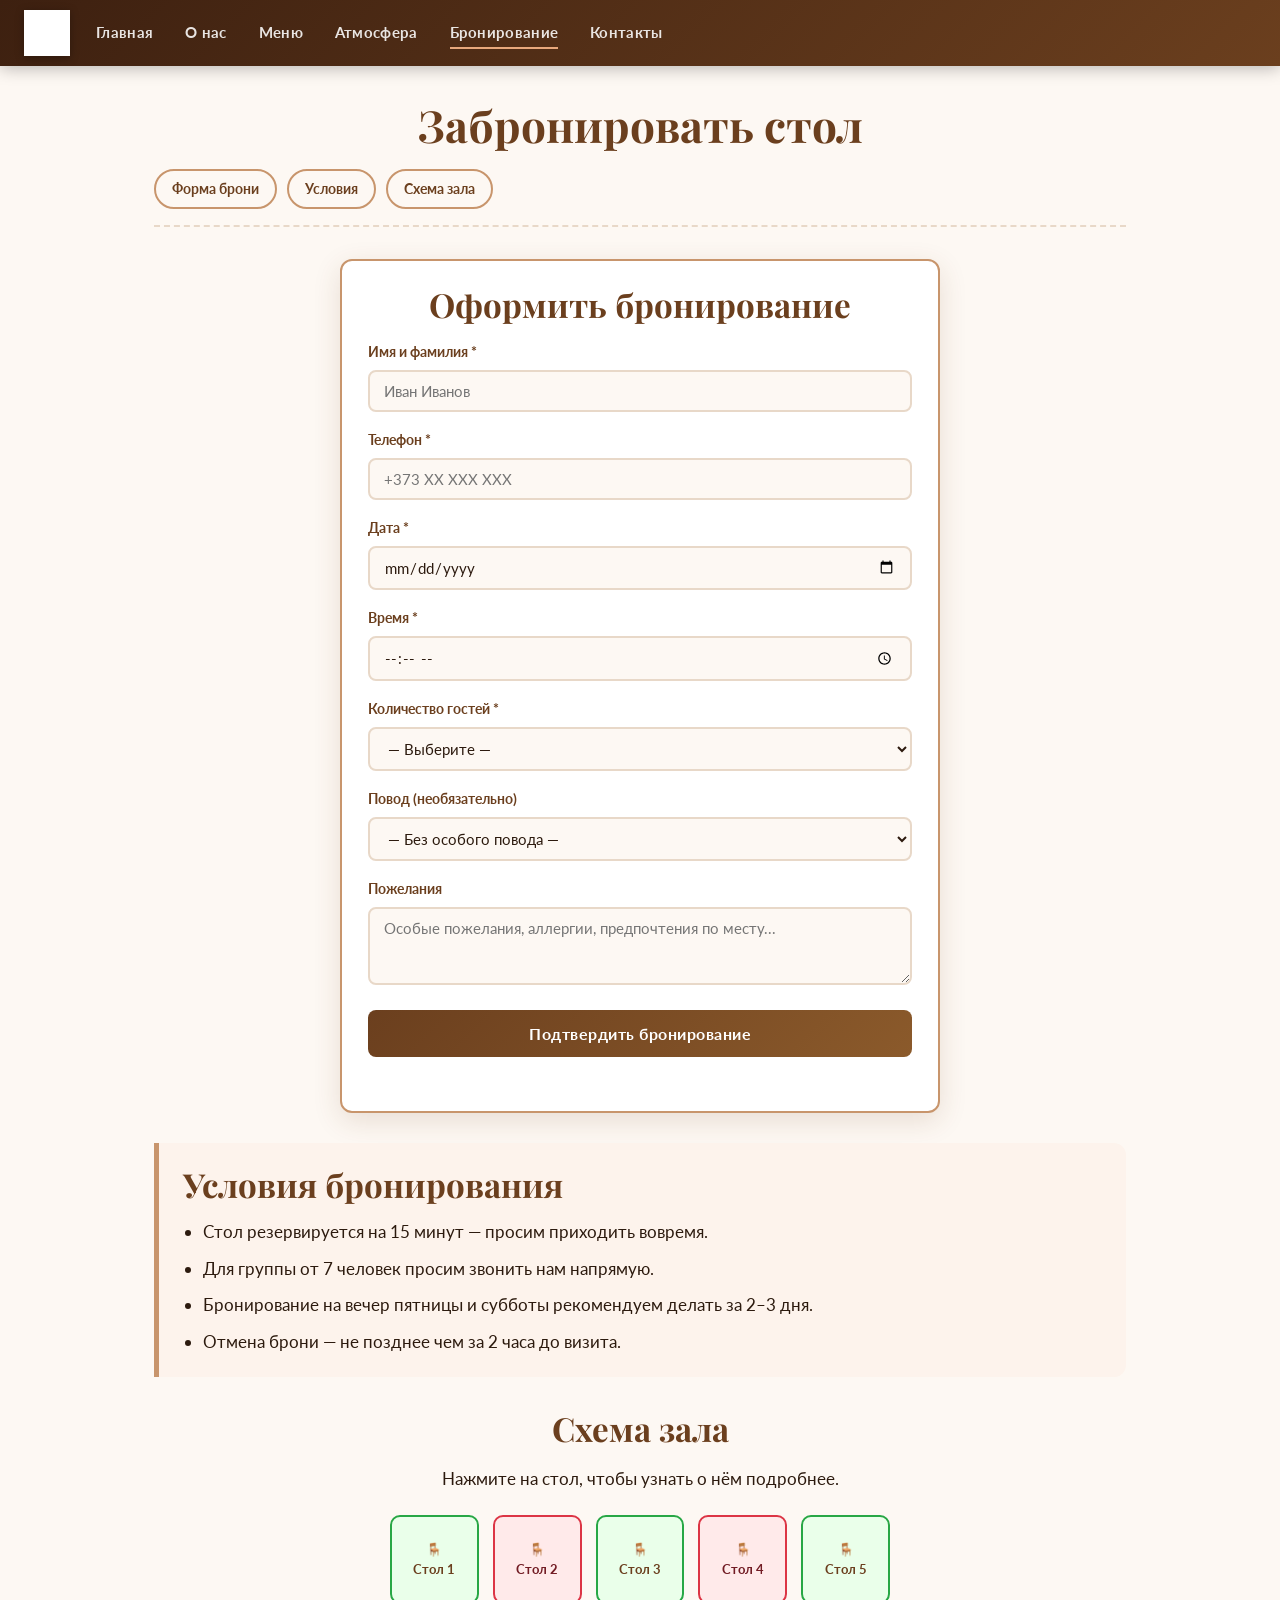
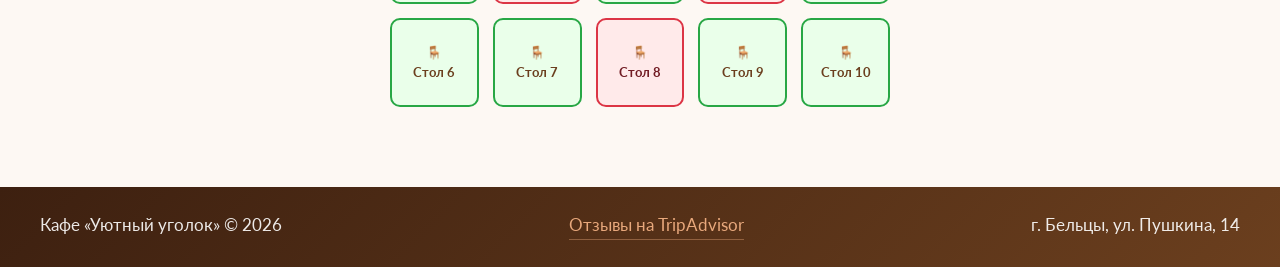
<file: pages/rezerv.html>
<!DOCTYPE html>
<!-- Страница бронирования — 6-я страница сайта -->
<html lang="ru">
<head>
    <meta charset="UTF-8">
    <meta name="viewport" content="width=device-width, initial-scale=1.0">
    <meta name="description" content="Забронировать стол в кафе «Уютный уголок»">
    <meta name="author" content="Кафе Уютный уголок">

    <link rel="stylesheet" href="../css/style.css">
    <link rel="stylesheet" href="https://cdnjs.cloudflare.com/ajax/libs/font-awesome/6.1.1/css/all.min.css"/>
    <link rel="icon" href="../images/icon.png">

    <title>Кафе «Уютный уголок» — Бронирование</title>
</head>
<body>

    <header>
        <img class="logo" src="../images/icon.png" alt="Логотип кафе">
        <nav id="main-nav">
            <a href="../index.html">Главная</a>
            <a href="../pages/about.html">О нас</a>
            <a href="../pages/menu.html">Меню</a>
            <a href="../pages/atmosfera.html">Атмосфера</a>
            <a href="../pages/rezerv.html">Бронирование</a>
            <a href="../pages/contacte.html">Контакты</a>
        </nav>
        <i id="hamburger" onclick="mobileMenu()" class="fa-solid fa-bars"></i>
    </header>

    <main>
        <section>
            <h1 class="centered">Забронировать стол</h1>

            <!-- Якорная навигация -->
            <nav class="anchor-nav" aria-label="Разделы">
                <a href="#rezerv-form">Форма брони</a>
                <a href="#rules">Условия</a>
                <a href="#schema">Схема зала</a>
            </nav>

            <div id="rezerv-form" class="rezerv-wrap">
                <div class="cform">
                    <h2 class="centered">Оформить бронирование</h2>

                    <div class="form-group">
                        <label for="rname">Имя и фамилия *</label>
                        <input type="text" id="rname" placeholder="Иван Иванов" required>
                    </div>
                    <div class="form-group">
                        <label for="rphone">Телефон *</label>
                        <input type="tel" id="rphone" placeholder="+373 XX XXX XXX" required>
                    </div>
                    <div class="form-group">
                        <label for="rdate">Дата *</label>
                        <input type="date" id="rdate" required>
                    </div>
                    <div class="form-group">
                        <label for="rtime">Время *</label>
                        <input type="time" id="rtime" min="08:00" max="21:00" required>
                    </div>
                    <div class="form-group">
                        <label for="rguests">Количество гостей *</label>
                        <select id="rguests" required>
                            <option value="">— Выберите —</option>
                            <option value="1">1 гость</option>
                            <option value="2">2 гостя</option>
                            <option value="3-4">3–4 гостя</option>
                            <option value="5-6">5–6 гостей</option>
                            <option value="7+">7 и более</option>
                        </select>
                    </div>
                    <div class="form-group">
                        <label for="roccasion">Повод (необязательно)</label>
                        <select id="roccasion">
                            <option value="">— Без особого повода —</option>
                            <option value="birthday">День рождения</option>
                            <option value="anniversary">Годовщина</option>
                            <option value="business">Деловая встреча</option>
                            <option value="other">Другое</option>
                        </select>
                    </div>
                    <div class="form-group">
                        <label for="rcomment">Пожелания</label>
                        <textarea id="rcomment" rows="3" placeholder="Особые пожелания, аллергии, предпочтения по месту..."></textarea>
                    </div>

                    <button type="button" class="btn-submit" onclick="submitRezerv()">Подтвердить бронирование</button>
                    <div id="rezerv-msg" class="form-feedback" aria-live="polite"></div>
                </div>
            </div>

            <!-- Условия бронирования -->
            <article id="rules" class="info-block" style="margin-top:30px;">
                <h2>Условия бронирования</h2>
                <ul class="info-list">
                    <li>Стол резервируется на 15 минут — просим приходить вовремя.</li>
                    <li>Для группы от 7 человек просим звонить нам напрямую.</li>
                    <li>Бронирование на вечер пятницы и субботы рекомендуем делать за 2–3 дня.</li>
                    <li>Отмена брони — не позднее чем за 2 часа до визита.</li>
                </ul>
            </article>

            <!-- Интерактивная схема зала (динамически генерируется JS) -->
            <article id="schema" style="margin-top:30px;">
                <h2 class="centered">Схема зала</h2>
                <p class="centered">Нажмите на стол, чтобы узнать о нём подробнее.</p>
                <div id="table-schema"></div>
                <div id="table-info" class="table-info-box" style="display:none;"></div>
            </article>

        </section>
    </main>

    <footer>
        <div class="footer-inner">
            <span>Кафе «Уютный уголок» © 2026</span>
            <a href="https://tripadvisor.com" target="_blank" rel="noopener">Отзывы на TripAdvisor</a>
            <span>г. Бельцы, ул. Пушкина, 14</span>
        </div>
    </footer>

    <script src="../js/script.js"></script>
</body>
</html>
</file>
<file: css/style.css>
/* ============================================================
   style.css — Стили для сайта кафе «Уютный уголок»
   ============================================================ */

/* --- Импорт шрифтов (не более 2) --- */
@import url('https://fonts.googleapis.com/css2?family=Playfair+Display:ital,wght@0,400..900;1,400..900&family=Lato:wght@300;400;700&display=swap');

/* --- CSS-переменные --- */
:root {
    --cream:     #fdf8f3;
    --brown:     #6b3f1e;
    --brown-mid: #8b5a2b;
    --brown-lt:  #c8956c;
    --green:     #3d5a4c;
    --green-lt:  #5a7a68;
    --accent:    #e8a87c;
    --text:      #2c1a0e;
    --text-soft: #6b5344;
    --white:     #ffffff;
    --border:    #e8d8c8;
    --shadow:    0 8px 28px rgba(107,63,30,0.14);
    --radius:    12px;
    --tr:        0.3s ease;

    /* Шрифты */
    --f-head: 'Playfair Display', Georgia, serif;
    --f-body: 'Lato', Arial, sans-serif;
}

/* --- Сброс --- */
*, *::before, *::after { box-sizing: border-box; margin: 0; padding: 0; }

html { scroll-behavior: smooth; }

body {
    font-family: var(--f-body);
    font-size: 17px;
    color: var(--text);
    background: var(--cream);
    line-height: 1.7;
}

main { min-height: 100vh; }

/* ============================================================
   ШАПКА И НАВИГАЦИЯ
   ============================================================ */

header {
    background: linear-gradient(135deg, #3d2010 0%, #6b3f1e 100%);
    position: fixed;
    width: 100%;
    top: 0;
    z-index: 1000;
    padding: 10px 24px;
    display: flex;
    align-items: center;
    gap: 12px;
    box-shadow: 0 2px 16px rgba(0,0,0,0.28);
}

.logo {
    height: 46px;
    /* Фильтр для стилизации логотипа */
    filter: brightness(0) invert(1) drop-shadow(0 2px 4px rgba(0,0,0,0.3));
    transition: transform var(--tr);
}
.logo:hover { transform: scale(1.08) rotate(-4deg); }

/* Семантический элемент nav */
nav#main-nav {
    display: flex;
    flex-wrap: wrap;
    gap: 4px;
    flex: 1;
}

nav#main-nav a {
    color: rgba(255,255,255,0.88);
    text-decoration: none;
    font-size: 15px;
    font-weight: 700;
    letter-spacing: 0.3px;
    padding: 8px 14px;
    border-radius: 6px;
    transition: background var(--tr), color var(--tr);
    position: relative;
}

nav#main-nav a::after {
    content: '';
    position: absolute;
    bottom: 5px; left: 14px; right: 14px;
    height: 2px;
    background: var(--accent);
    transform: scaleX(0);
    transition: transform var(--tr);
}
nav#main-nav a:hover::after,
nav#main-nav a.active::after { transform: scaleX(1); }

nav#main-nav a:hover {
    background: rgba(255,255,255,0.12);
    color: var(--accent);
}

/* Кнопка мобильного меню */
#hamburger {
    color: white;
    font-size: 26px;
    margin-left: auto;
    cursor: pointer;
    display: none;
    transition: transform var(--tr);
}
#hamburger:hover { transform: rotate(90deg); }

/* Якорная навигация по странице */
.anchor-nav {
    display: flex;
    flex-wrap: wrap;
    gap: 10px;
    margin-bottom: 32px;
    padding-bottom: 16px;
    border-bottom: 2px dashed var(--border);
}
.anchor-nav a {
    color: var(--brown);
    text-decoration: none;
    font-size: 14px;
    font-weight: 700;
    padding: 6px 16px;
    border: 2px solid var(--brown-lt);
    border-radius: 20px;
    transition: all var(--tr);
}
.anchor-nav a:hover {
    background: var(--brown);
    color: var(--white);
    border-color: var(--brown);
}

/* ============================================================
   ПОДВАЛ
   ============================================================ */

footer {
    background: linear-gradient(135deg, #3d2010, #6b3f1e);
    color: rgba(255,255,255,0.9);
    padding: 24px 20px;
    min-height: 80px;
}
.footer-inner {
    display: flex;
    justify-content: space-between;
    align-items: center;
    flex-wrap: wrap;
    gap: 10px;
    max-width: 1200px;
    margin: 0 auto;
}
footer a {
    color: var(--accent);
    text-decoration: none;
    border-bottom: 1px solid rgba(232,168,124,0.4);
    transition: color var(--tr);
}
footer a:hover { color: #fff; }

/* ============================================================
   СЕКЦИИ
   ============================================================ */

section { padding: 96px 12% 60px; }

h1,h2,h3,h4,h5,h6 {
    font-family: var(--f-head);
    color: var(--brown);
    line-height: 1.3;
}
h1 { font-size: 260%; margin-bottom: 16px; }
h2 { font-size: 195%; margin-bottom: 14px; }
h3 { font-size: 150%; margin-bottom: 10px; }

p { line-height: 1.8; margin-bottom: 14px; }
p.centered { text-indent: 0; }

.centered { text-align: center; }

/* ============================================================
   HERO / ГЛАВНЫЙ ЭКРАН
   ============================================================ */

#index {
    background:
        linear-gradient(rgba(40,16,4,0.62), rgba(40,16,4,0.72)),
        url('../images/index.png') center/cover no-repeat;
    min-height: 100vh;
    display: flex;
    align-items: center;
    justify-content: center;
    padding: 80px 12%;
}

.index-info {
    text-align: center;
    animation: fadeUp 1s ease both;
}

.index-info h1 {
    font-size: 330%;
    color: var(--white);
    display: inline-block;
    padding: 22px 36px;
    border: 2px solid rgba(232,168,124,0.5);
    border-radius: var(--radius);
    /* Градиент фона и фильтр */
    background: rgba(61,32,16,0.55);
    backdrop-filter: blur(6px);
    text-shadow: 2px 4px 10px rgba(0,0,0,0.4);
    transition: transform var(--tr), box-shadow var(--tr);
}
.index-info h1:hover {
    transform: scale(1.02);
    box-shadow: 0 16px 48px rgba(0,0,0,0.35);
}

.hero-sub {
    color: rgba(255,255,255,0.85);
    font-size: 118%;
    margin: 14px 0 26px;
    letter-spacing: 2px;
    text-transform: uppercase;
    text-indent: 0;
    font-weight: 300;
    min-height: 28px;
}

.link-index {
    display: inline-block;
    color: var(--white);
    text-decoration: none;
    font-size: 16px;
    font-weight: 700;
    padding: 13px 30px;
    border: 2px solid var(--accent);
    border-radius: 30px;
    margin: 8px;
    background: rgba(232,168,124,0.18);
    transition: all var(--tr);
    letter-spacing: 0.3px;
}
.link-index:hover {
    background: var(--accent);
    color: var(--brown);
    transform: translateY(-3px);
    box-shadow: 0 8px 24px rgba(232,168,124,0.35);
}
.link-ghost {
    border-color: rgba(255,255,255,0.4);
    background: rgba(255,255,255,0.08);
}
.link-ghost:hover {
    background: rgba(255,255,255,0.18);
    color: var(--white);
    border-color: white;
}

/* ============================================================
   СЕКЦИЯ «ПОЧЕМУ МЫ»
   ============================================================ */

.highlights-section { background: var(--white); }

.cards-row {
    display: grid;
    grid-template-columns: repeat(4, 1fr);
    gap: 20px;
    margin-top: 28px;
}

.highlight-card {
    background: var(--cream);
    border: 1px solid var(--border);
    border-radius: var(--radius);
    padding: 24px 18px;
    text-align: center;
    box-shadow: var(--shadow);
    transition: transform var(--tr), box-shadow var(--tr);
}
.highlight-card:hover {
    transform: translateY(-6px);
    box-shadow: 0 18px 40px rgba(107,63,30,0.2);
}
.h-icon {
    font-size: 36px;
    display: block;
    margin-bottom: 12px;
    /* Трансформация при наведении */
    transition: transform var(--tr);
}
.highlight-card:hover .h-icon { transform: scale(1.15) rotate(5deg); }

/* ============================================================
   АУДИО-СЕКЦИЯ
   ============================================================ */

.audio-section {
    background: linear-gradient(135deg, var(--green) 0%, var(--green-lt) 100%);
    color: var(--white);
    text-align: center;
}
.audio-section h2 { color: var(--white); }

.audio-wrap {
    display: flex;
    flex-direction: column;
    align-items: center;
    gap: 12px;
    margin-top: 20px;
}

/* Элемент audio */
audio {
    width: 100%;
    max-width: 480px;
    border-radius: 8px;
    filter: drop-shadow(0 4px 14px rgba(0,0,0,0.3));
}

.note {
    color: rgba(255,255,255,0.65);
    font-size: 13px;
    text-indent: 0;
}

/* ============================================================
   СЧЁТЧИКИ
   ============================================================ */

.stats-section { background: var(--cream); }

.stats-row {
    display: grid;
    grid-template-columns: repeat(4, 1fr);
    gap: 20px;
    margin-top: 28px;
}

.stat-card {
    background: var(--white);
    border: 1px solid var(--border);
    border-radius: var(--radius);
    padding: 28px 16px;
    text-align: center;
    box-shadow: var(--shadow);
    transition: transform var(--tr);
}
.stat-card:hover { transform: translateY(-5px); }

.stat-num {
    display: block;
    font-size: 44px;
    font-weight: 900;
    font-family: var(--f-body);
    /* Градиент текста */
    background: linear-gradient(135deg, var(--brown), var(--accent));
    -webkit-background-clip: text;
    -webkit-text-fill-color: transparent;
    background-clip: text;
}
.stat-label {
    display: block;
    font-size: 13px;
    color: var(--text-soft);
    margin-top: 8px;
    font-weight: 700;
    text-transform: uppercase;
    letter-spacing: 0.5px;
}

/* ============================================================
   КАЛЬКУЛЯТОР ЗАКАЗА
   ============================================================ */

.calc-section { background: var(--white); }

#calc-container {
    max-width: 680px;
    margin: 24px auto 0;
    background: var(--cream);
    border: 1px solid var(--border);
    border-radius: var(--radius);
    padding: 28px;
    box-shadow: var(--shadow);
}

.calc-items {
    display: grid;
    grid-template-columns: repeat(2, 1fr);
    gap: 12px;
    margin-bottom: 20px;
}

.calc-item {
    display: flex;
    align-items: center;
    justify-content: space-between;
    background: var(--white);
    border: 1px solid var(--border);
    border-radius: 8px;
    padding: 12px 14px;
    gap: 8px;
}
.calc-item label {
    font-size: 14px;
    font-weight: 700;
    color: var(--brown);
    flex: 1;
}
.calc-item .price-tag {
    font-size: 12px;
    color: var(--text-soft);
    white-space: nowrap;
}
.calc-item input[type="number"] {
    width: 52px;
    text-align: center;
    border: 1px solid var(--border);
    border-radius: 6px;
    padding: 4px 6px;
    font-family: var(--f-body);
    font-size: 15px;
}

.calc-total {
    font-size: 20px;
    font-weight: 700;
    color: var(--brown);
    border-top: 2px solid var(--border);
    padding-top: 16px;
    margin-bottom: 14px;
    text-align: right;
}
.calc-total strong { color: var(--accent); font-size: 130%; }

/* ============================================================
   МЕНЮ — БЛОКИ ЕДЫ
   ============================================================ */

.loc {
    overflow: auto;
    border-bottom: 3px dashed var(--border);
    margin-bottom: 28px;
    padding-bottom: 20px;
    /* Анимация появления */
    opacity: 0;
    transform: translateY(22px);
    transition: opacity 0.6s ease, transform 0.6s ease;
}
.loc.visible { opacity: 1; transform: translateY(0); }

.loc img {
    height: 190px;
    width: 190px;
    object-fit: cover;
    border-radius: 50%;
    float: left;
    margin-right: 22px;
    margin-bottom: 12px;
    border: 4px solid var(--brown-lt);
    /* Фильтр на изображения */
    filter: saturate(1.15) contrast(1.05);
    transition: filter var(--tr), transform var(--tr);
}
.loc img:hover {
    filter: saturate(1.35) contrast(1.1);
    transform: scale(1.04);
}

/* ============================================================
   ТАБЛИЦА ЦЕН
   ============================================================ */

.price-table {
    width: 100%;
    border-collapse: collapse;
    margin: 20px 0;
    font-size: 15px;
    border-radius: var(--radius);
    overflow: hidden;
    box-shadow: var(--shadow);
}

.price-table caption {
    font-family: var(--f-head);
    font-size: 130%;
    color: var(--brown);
    text-align: left;
    margin-bottom: 10px;
    font-weight: 700;
}

.price-table thead {
    background: linear-gradient(135deg, var(--brown) 0%, var(--brown-mid) 100%);
    color: var(--white);
}
.price-table th {
    padding: 14px 18px;
    text-align: left;
    font-size: 14px;
    font-weight: 700;
    letter-spacing: 0.4px;
    text-transform: uppercase;
}
.price-table td {
    padding: 11px 18px;
    border-bottom: 1px solid var(--border);
    vertical-align: middle;
}
.price-table tbody tr:nth-child(even) { background: #fdf3ec; }
.price-table tbody tr:hover {
    background: #f5e4d4;
    transition: background var(--tr);
}
.price-table tfoot td {
    background: var(--cream);
    font-size: 13px;
    color: var(--text-soft);
    font-style: italic;
    padding: 10px 18px;
}

/* ============================================================
   ВИДЕО
   ============================================================ */

.video-block { margin-top: 30px; }

.video-wrap {
    display: flex;
    flex-direction: column;
    align-items: center;
    gap: 12px;
}

/* Нативный элемент video */
.cafe-video {
    width: 100%;
    max-width: 720px;
    border-radius: var(--radius);
    border: 3px solid var(--brown-lt);
    box-shadow: var(--shadow);
}

.vframe {
    width: 100%;
    height: 360px;
    border: 2px solid var(--brown-lt);
    border-radius: var(--radius);
    box-shadow: var(--shadow);
}

/* ============================================================
   КОНТАКТЫ И ФОРМА
   ============================================================ */

.harta {
    width: 100%;
    height: 380px;
    border-radius: var(--radius);
    border: 2px solid var(--brown-lt);
}

.row {
    display: flex;
    flex-wrap: wrap;
    gap: 22px;
}
.col-50 { flex: 1; min-width: 280px; }

.contacte {
    background: var(--white);
    border: 2px solid var(--brown-lt);
    border-radius: var(--radius);
    padding: 22px 26px;
    box-shadow: var(--shadow);
    height: 100%;
}
.contacte p { margin-bottom: 14px; }
.contacte a { color: var(--brown-mid); text-decoration: none; transition: color var(--tr); }
.contacte a:hover { color: var(--brown); text-decoration: underline; }

.cform {
    background: var(--white);
    border: 2px solid var(--brown-lt);
    border-radius: var(--radius);
    padding: 22px 26px;
    box-shadow: var(--shadow);
}

.form-group { margin-bottom: 16px; }

.form-group label {
    display: block;
    font-weight: 700;
    font-size: 14px;
    color: var(--brown);
    margin-bottom: 6px;
}

.cform input[type="text"],
.cform input[type="email"],
.cform input[type="tel"],
.cform input[type="date"],
.cform input[type="time"],
.cform select,
.cform textarea {
    width: 100%;
    padding: 10px 14px;
    font-size: 15px;
    font-family: var(--f-body);
    border: 2px solid var(--border);
    border-radius: 8px;
    background: var(--cream);
    color: var(--text);
    transition: border-color var(--tr), box-shadow var(--tr);
}
.cform input:focus,
.cform select:focus,
.cform textarea:focus {
    outline: none;
    border-color: var(--brown-mid);
    box-shadow: 0 0 0 3px rgba(107,63,30,0.1);
    background: var(--white);
}

.btn-submit {
    width: 100%;
    padding: 14px;
    background: linear-gradient(135deg, var(--brown) 0%, var(--brown-mid) 100%);
    color: var(--white);
    border: none;
    border-radius: 8px;
    font-size: 16px;
    font-weight: 700;
    font-family: var(--f-body);
    cursor: pointer;
    letter-spacing: 0.5px;
    transition: all var(--tr);
}
.btn-submit:hover {
    transform: translateY(-2px);
    box-shadow: 0 8px 22px rgba(107,63,30,0.38);
}
.btn-submit:active { transform: translateY(0); }

.form-feedback {
    margin-top: 12px;
    padding: 10px 14px;
    border-radius: 8px;
    font-size: 15px;
    min-height: 20px;
}
.form-feedback.success { background: #d4edda; color: #155724; border: 1px solid #c3e6cb; }
.form-feedback.error   { background: #f8d7da; color: #721c24; border: 1px solid #f5c6cb; }

.btn-main {
    display: inline-block;
    margin-top: 14px;
    padding: 12px 28px;
    background: var(--brown);
    color: var(--white);
    border: none;
    border-radius: 8px;
    font-size: 15px;
    font-weight: 700;
    font-family: var(--f-body);
    cursor: pointer;
    transition: all var(--tr);
}
.btn-main:hover {
    background: var(--brown-mid);
    transform: translateY(-2px);
    box-shadow: 0 6px 16px rgba(107,63,30,0.3);
}

/* ============================================================
   БРОНИРОВАНИЕ — СХЕМА ЗАЛА
   ============================================================ */

.rezerv-wrap { max-width: 600px; margin: 0 auto; }

#table-schema {
    display: grid;
    grid-template-columns: repeat(5, 1fr);
    gap: 14px;
    max-width: 500px;
    margin: 20px auto;
}

.table-btn {
    aspect-ratio: 1;
    border-radius: 10px;
    border: 2px solid var(--border);
    background: var(--white);
    font-size: 13px;
    font-weight: 700;
    font-family: var(--f-body);
    cursor: pointer;
    transition: all var(--tr);
    display: flex;
    flex-direction: column;
    align-items: center;
    justify-content: center;
    gap: 4px;
    color: var(--brown);
}
.table-btn.free { border-color: #28a745; background: #eaffea; }
.table-btn.busy { border-color: #dc3545; background: #ffeaea; color: #721c24; cursor: not-allowed; }
.table-btn:hover:not(.busy) {
    transform: scale(1.06);
    box-shadow: 0 4px 12px rgba(107,63,30,0.2);
    border-color: var(--brown);
}

.table-info-box {
    max-width: 400px;
    margin: 14px auto 0;
    padding: 14px 18px;
    background: var(--cream);
    border: 2px solid var(--brown-lt);
    border-radius: 8px;
    font-size: 15px;
    color: var(--brown);
}

/* ============================================================
   ОТЗЫВЫ
   ============================================================ */

#reviews-container {
    display: grid;
    grid-template-columns: repeat(2, 1fr);
    gap: 18px;
    margin: 20px 0;
}

.review-card {
    background: var(--white);
    border: 1px solid var(--border);
    border-radius: var(--radius);
    padding: 20px;
    box-shadow: var(--shadow);
    /* Анимация появления */
    animation: fadeUp 0.5s ease both;
}
.review-card .stars { color: #f5a623; font-size: 18px; margin-bottom: 8px; }
.review-card .review-text { font-style: italic; margin-bottom: 10px; color: var(--text-soft); }
.review-card .reviewer { font-weight: 700; font-size: 14px; color: var(--brown); }

/* ============================================================
   КАРТОЧКИ ФИЛОСОФИИ
   ============================================================ */

.more-info { background: linear-gradient(180deg, #fdf8f3 0%, #fff 100%); }

.more-info-hero {
    background: linear-gradient(120deg, var(--green) 0%, var(--green-lt) 100%);
    color: var(--white);
    padding: 30px;
    border-radius: 14px;
    margin-bottom: 28px;
    box-shadow: rgba(61,90,76,0.3) 0px 12px 32px;
}
.more-info-hero h2 { color: var(--white); }
.more-info-hero p  { text-indent: 0; color: rgba(255,255,255,0.9); margin-bottom: 0; }

.info-grid {
    display: grid;
    grid-template-columns: repeat(3, minmax(200px, 1fr));
    gap: 18px;
    margin: 22px 0 28px;
}

.info-card {
    background: var(--white);
    border: 1px solid var(--border);
    border-radius: var(--radius);
    padding: 20px;
    box-shadow: var(--shadow);
    transition: transform var(--tr), box-shadow var(--tr);
}
.info-card:hover {
    transform: translateY(-5px);
    box-shadow: 0 16px 36px rgba(107,63,30,0.15);
}
.info-card h3 { font-size: 145%; margin-bottom: 10px; }
.info-card p  { text-indent: 0; margin: 0; color: var(--text-soft); }

.info-block {
    margin-top: 24px;
    padding: 20px 24px;
    background: #fdf3ec;
    border-left: 5px solid var(--brown-lt);
    border-radius: 0 var(--radius) var(--radius) 0;
}
.info-block h2 { margin-bottom: 12px; }

.info-list { padding-left: 20px; }
.info-list li { margin-top: 8px; }

/* ============================================================
   CSS АНИМАЦИИ (клиентские)
   ============================================================ */

@keyframes fadeUp {
    from { opacity: 0; transform: translateY(36px); }
    to   { opacity: 1; transform: translateY(0); }
}

@keyframes fadeIn {
    from { opacity: 0; }
    to   { opacity: 1; }
}

@keyframes pulse {
    0%,100% { transform: scale(1); }
    50%      { transform: scale(1.05); }
}

@keyframes slideLeft {
    from { opacity: 0; transform: translateX(-30px); }
    to   { opacity: 1; transform: translateX(0); }
}

/* ============================================================
   АДАПТИВНЫЙ ДИЗАЙН (MEDIA QUERIES)
   ============================================================ */

/* Планшет */
@media (max-width: 1100px) {
    section { padding: 88px 6% 50px; }
    .cards-row   { grid-template-columns: repeat(2, 1fr); }
    .stats-row   { grid-template-columns: repeat(2, 1fr); }
    .info-grid   { grid-template-columns: repeat(2, 1fr); }
    .calc-items  { grid-template-columns: 1fr; }
    #reviews-container { grid-template-columns: 1fr; }
}

/* Телефон */
@media (max-width: 800px) {
    body { font-size: 16px; }
    section { padding: 76px 16px 40px; }

    h1 { font-size: 200%; }
    h2 { font-size: 160%; }

    .index-info h1 { font-size: 210%; padding: 16px 20px; }

    .vframe  { height: 56vw; }

    /* Скрываем nav, показываем через JS */
    nav#main-nav {
        display: none;
        flex-direction: column;
        width: 100%;
        background: rgba(0,0,0,0.22);
        border-radius: 8px;
        padding: 8px;
        margin-top: 8px;
    }
    nav#main-nav.mobile { display: flex; }
    nav#main-nav a { display: block; text-align: center; padding: 10px; }

    #hamburger { display: block; }
    header { flex-wrap: wrap; align-items: flex-start; }

    .cards-row   { grid-template-columns: 1fr; }
    .stats-row   { grid-template-columns: repeat(2, 1fr); }
    .info-grid   { grid-template-columns: 1fr; }
    .row         { flex-direction: column; }
    .col-50      { width: 100%; }
    #table-schema { grid-template-columns: repeat(3, 1fr); }
    #reviews-container { grid-template-columns: 1fr; }
    .calc-items  { grid-template-columns: 1fr; }

    .loc img {
        float: none;
        display: block;
        margin: 0 auto 16px;
        height: 140px;
        width: 140px;
    }

    .footer-inner { flex-direction: column; text-align: center; }
    .anchor-nav   { flex-direction: column; }
}

/* Маленькие телефоны */
@media (max-width: 480px) {
    .index-info h1 { font-size: 170%; }
    .stat-num      { font-size: 34px; }
    .stats-row     { grid-template-columns: 1fr 1fr; }
}

/* Большие экраны */
@media (min-width: 1400px) {
    section { padding: 100px 16% 60px; }
}
</file>
